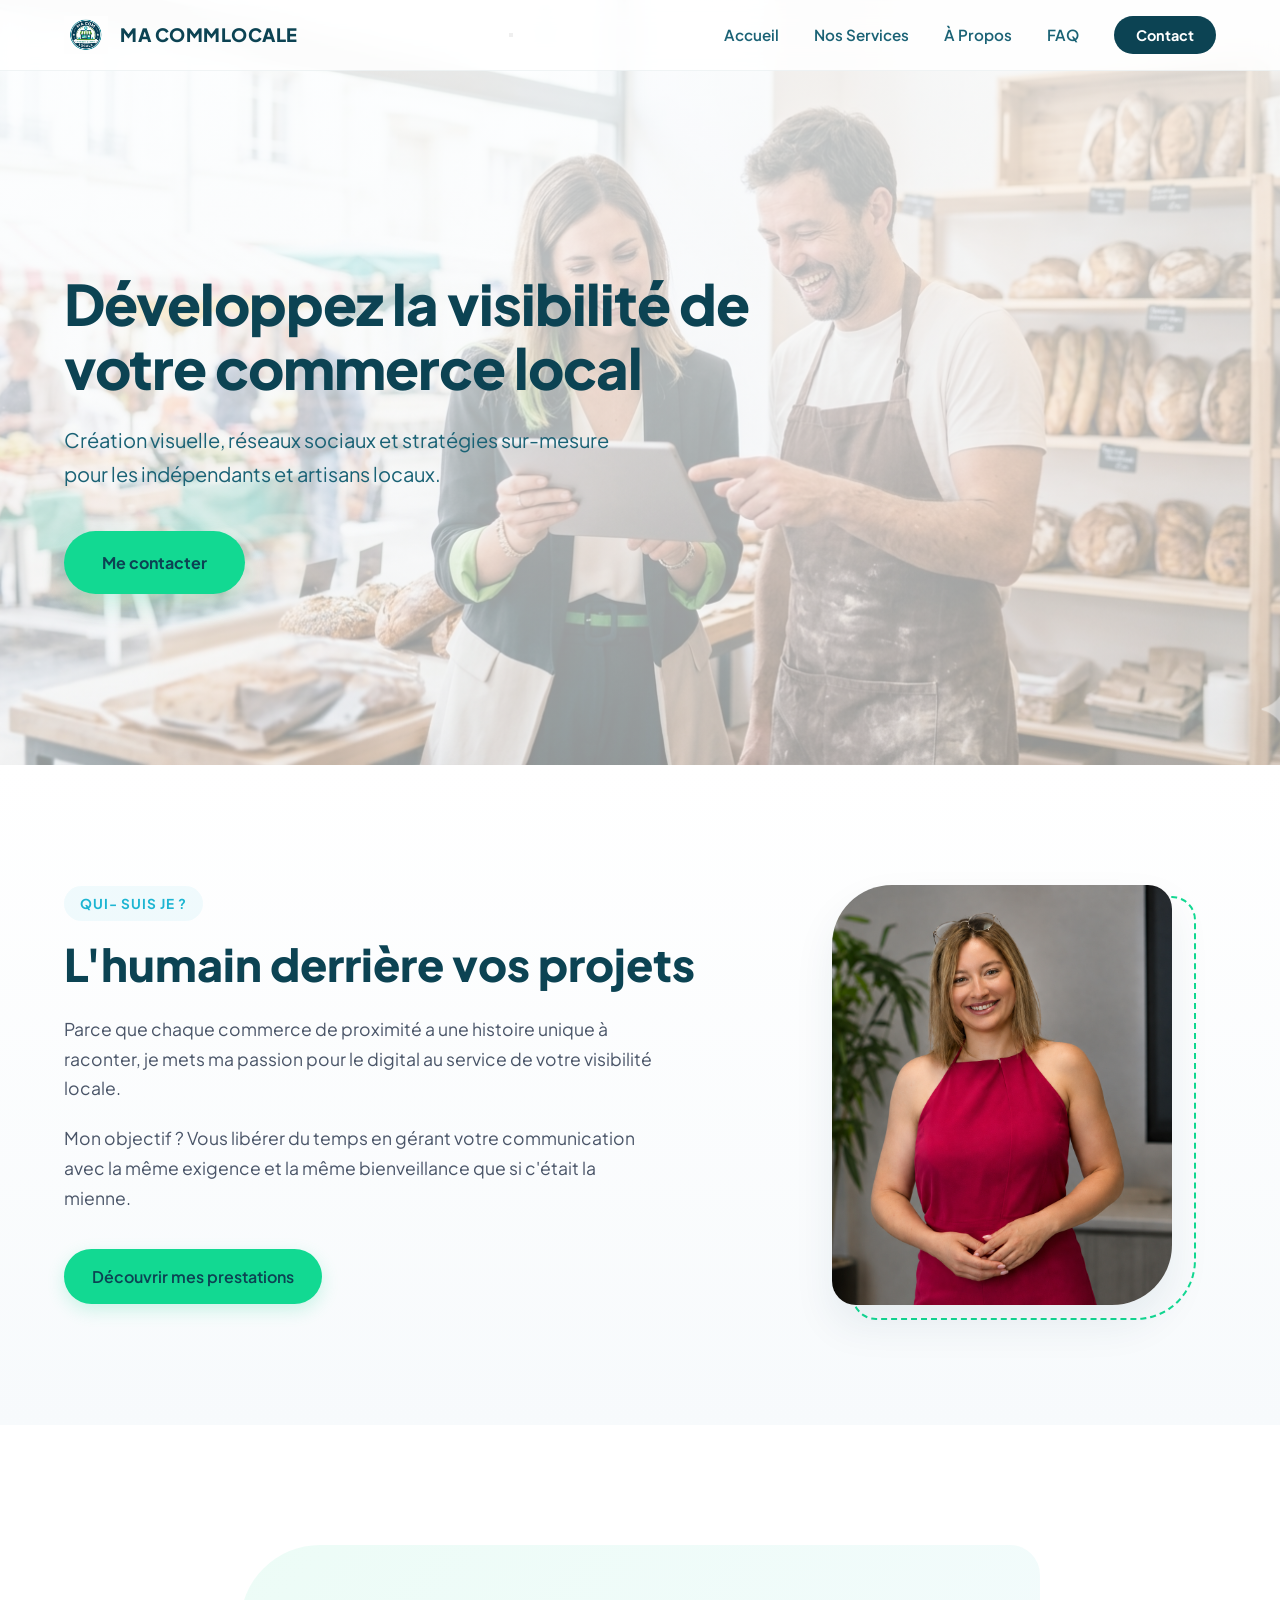
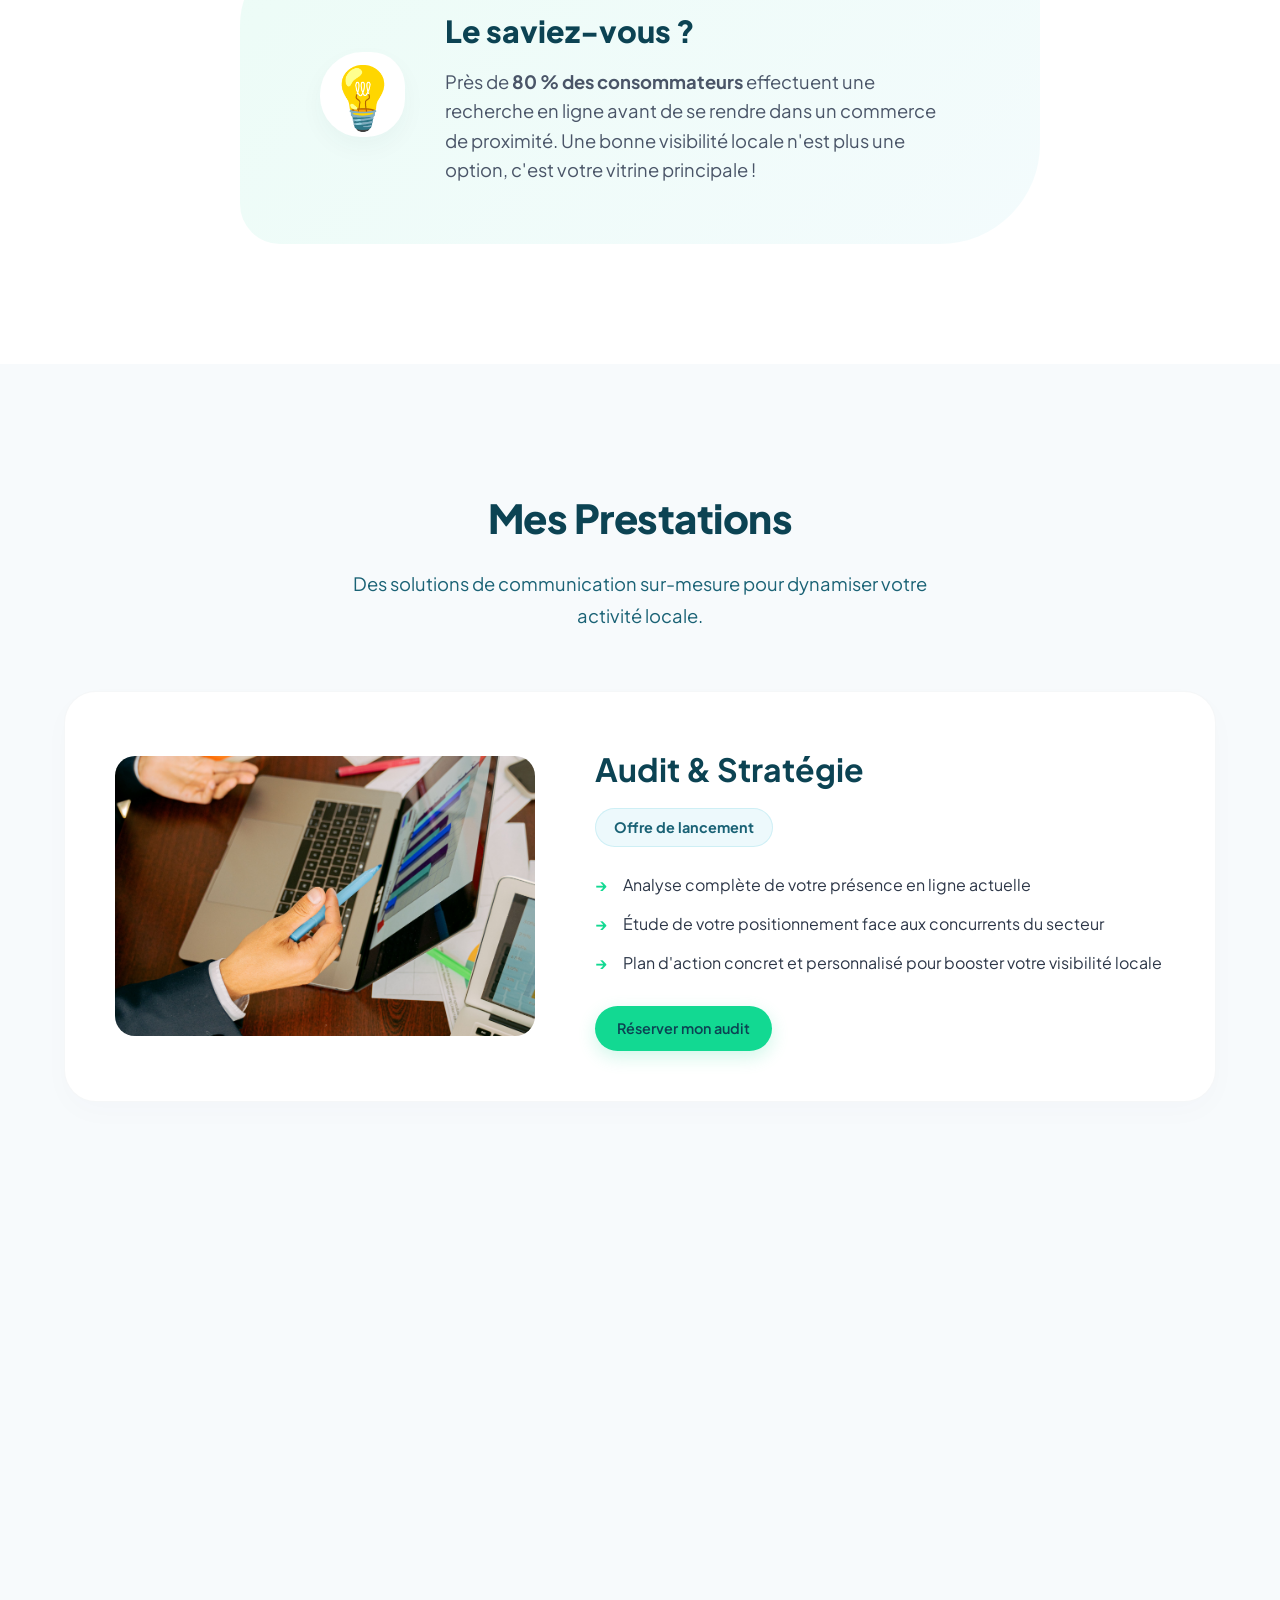
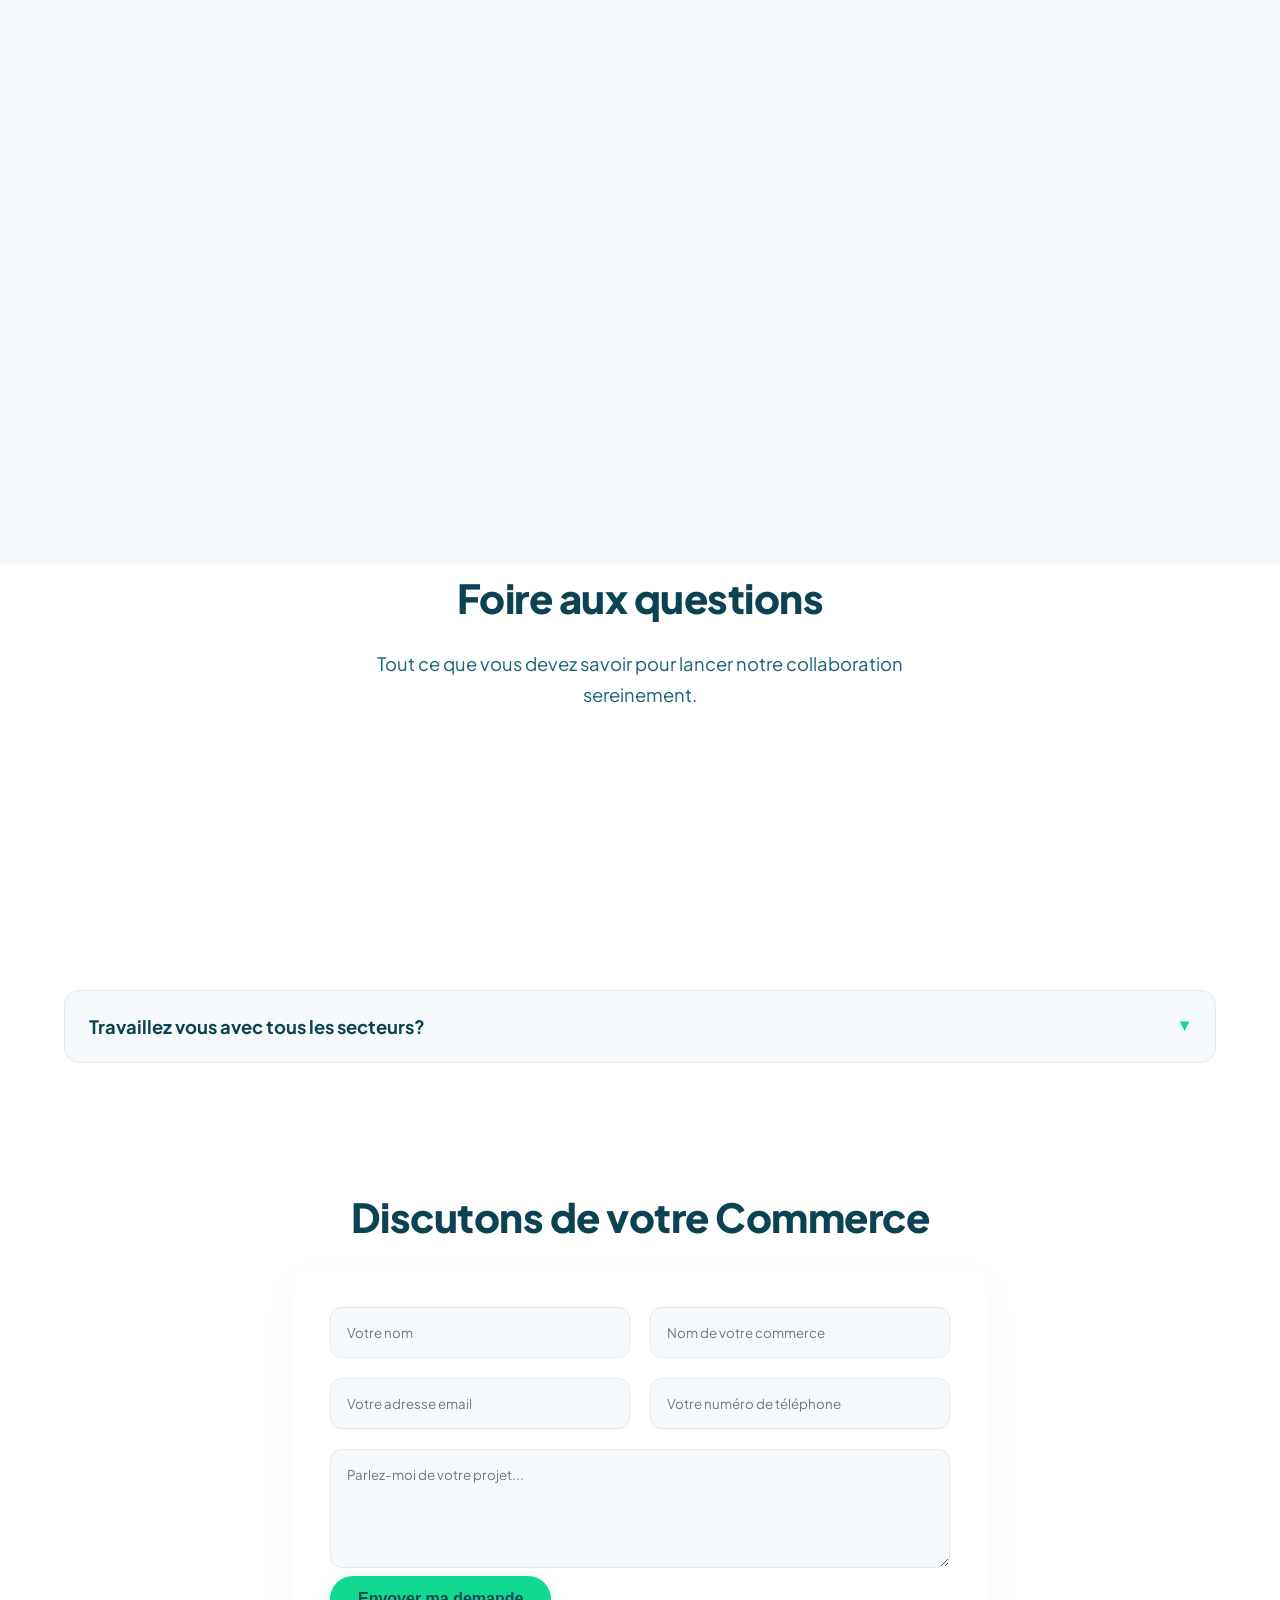
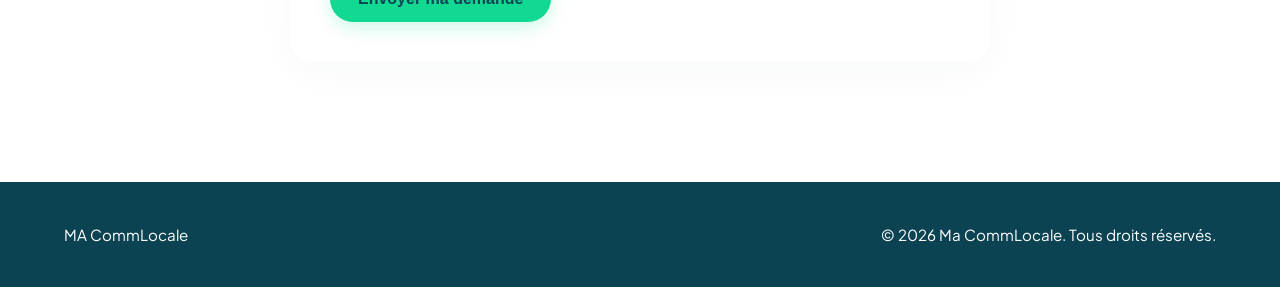
<file: index.html>
<!DOCTYPE html>
<html lang="fr">
    <script src="script.js"></script>
<head>
    <meta charset="UTF-8">
    <meta name="viewport" content="width=device-width, initial-scale=1.0">
    <title>Ma Com Locale | Agence de Communication de Proximité</title>
    <link rel="stylesheet" href="style.css">
    <link rel="preconnect" href="https://fonts.googleapis.com">
    <link rel="preconnect" href="https://fonts.gstatic.com" crossorigin>
    <link href="https://fonts.googleapis.com/css2?family=Plus+Jakarta+Sans:wght=400;500;600;700;800&display=swap" rel="stylesheet">
<meta name="google-site-verification" content="Hw720oUBoVUy4t5t18GdltsyLpstc_9Vpe7-2gba6-U" /></head>
<body>

    <header class="site-header">
    <div class="container header-container">
        <div class="logo-area">
            <img src="images/votre-photo-de-fond.jpg" alt="Logo Ma Com Locale" id="site-logo">
            <span class="brand-text">MA COMMLOCALE</span>
        </div>

        <button class="burger-menu" aria-label="Ouvrir le menu">
            <span></span>
            <span></span>
            <span></span>
        </button>

        <nav class="main-navigation">
            <ul>
                <li><a href="#hero">Accueil</a></li>
                <li><a href="#services">Nos Services</a></li>
                <li><a href="#about">À Propos</a></li>
                <li><a href="#faq">FAQ</a></li>
                <li><a href="#contact" class="nav-cta">Contact</a></li>
            </ul>
        </nav>
    </div>
</header>

    <section id="hero">
    <div class="container">
        <div class="hero-content">
            <h1>Développez la visibilité de votre commerce local  <br><span class="accent-text"></span></h1>
            <p>Création visuelle, réseaux sociaux et stratégies sur-mesure pour les indépendants et artisans locaux.</p>
            <a href="#contact" class="btn-hero">Me contacter</a>
        </div>
    </div>
</section>

<section class="about-me-section reveal" id="a-propos">
    <div class="container">
        <div class="about-container">
            
            <div class="about-text">
                <span class="about-badge">Qui- suis je ?</span>
                <h2>L'humain derrière vos projets</h2>
                <p>Parce que chaque commerce de proximité a une histoire unique à raconter, je mets ma passion pour le digital au service de votre visibilité locale.</p>
                <p>Mon objectif ? Vous libérer du temps en gérant votre communication avec la même exigence et la même bienveillance que si c'était la mienne.</p>
                <a href="#services" class="btn btn-primary" style="margin-top: 15px;">Découvrir mes prestations</a>
            </div>

            <div class="about-profile">
                <img src="images/ma-photo.png" class="responsive-avatar" alt="Portrait Amélie">
            </div>

        </div>
    </div>
</section>
<section class="le-saviez-vous-section reveal" id="le-saviez-vous">
    <div class="container">
        
        <div class="did-you-know-box">
            <div class="did-you-know-icon">💡</div>
            
            <div class="did-you-know-content">
                <h3>Le saviez-vous ?</h3>
                <p>Près de <strong>80 % des consommateurs</strong> effectuent une recherche en ligne avant de se rendre dans un commerce de proximité. Une bonne visibilité locale n'est plus une option, c'est votre vitrine principale !</p>
            </div>
        </div>

    </div>
</section>


    <!-- SECTION SERVICES & OFFRES!-->
  
<section class="services-detailed section-padding" id="services">
    <div class="container">
        
        <h2 class="section-title">Mes Prestations</h2>
        <p class="section-subtitle">Des solutions de communication sur-mesure pour dynamiser votre activité locale.</p>


<div class="service-row reveal">
    <div class="service-image-col">
        <img src="images/audit.jpg" class="service-photo" alt="Audit de communication et stratégie locale">
    </div>
    <div class="service-text-col">
        <h3>Audit & Stratégie</h3>
        <span class="service-price-soft">Offre de lancement</span>
        <ul class="service-benefits">
            <li>Analyse complète de votre présence en ligne actuelle</li>
            <li>Étude de votre positionnement face aux concurrents du secteur</li>
            <li>Plan d'action concret et personnalisé pour booster votre visibilité locale</li>
        </ul>
        <a href="#contact" class="btn btn-primary btn-small">Réserver mon audit</a>
    </div>
</div>
       
        <div class="service-row reveal">
            <div class="service-image-col">
              
                <img src="images/instagram.jpg" class="service-photo" alt="Gestion des réseaux sociaux">
            </div>
            <div class="service-text-col">
                <h3>Réseaux Sociaux</h3>
                <span class="service-price-soft">À partir de 150€ / mois</span>
                <ul class="service-benefits">
                    <li>Création et optimisation de vos profils</li>
                    <li>Planification de publications attrayantes</li>
                    <li>Animation et développement de votre communauté locale</li>
                </ul>
                <a href="#contact" class="btn btn-primary btn-small">Demander un devis</a>
            </div>
        </div>

       
        <div class="service-row reverse reveal">
            <div class="service-image-col">
            
                <img src="images/site-web.jpg" class="service-photo" alt="Design graphique et identité visuelle">
            </div>
            <div class="service-text-col">
                <h3>Identité Visuelle</h3>
                <span class="service-price-soft">Sur devis</span>
                <ul class="service-benefits">
                    <li>Création ou refonte de votre logo officiel</li>
                    <li>Définition d'une charte graphique unique</li>
                    <li>Supports imprimés (flyers, cartes de visite, affiches)</li>
                </ul>
                <a href="#contact" class="btn btn-primary btn-small">En savoir plus</a>
            </div>
        </div>

    </div>
</section>


   <!--SECTION FAQ -->
<section class="faq-section" id="faq">
    <div class="container">
        <h2 class="section-title">Foire aux questions</h2>
        <p class="section-subtitle">Tout ce que vous devez savoir pour lancer notre collaboration sereinement.</p>
        
        <div class="faq-accordion">
            
            <details class="faq-item">
                <summary class="faq-question">
                    <h4>Combien coûte un accompagnement?</h4>
                    <span class="faq-arrow">▼</span>
                </summary>
                <div class="faq-answer">
                    <p> l'accompagnement peut varié en fonction de vos besoins.  L'audit commence à 150€ , un site web se fera sur devis quand aux réseaux sociaux on commence à 250€/mois</p>
                </div>
            </details>

            <details class="faq-item">
                <summary class="faq-question">
                    <h4>Comment se déroule un audit de site ?</h4>
                    <span class="faq-arrow">▼</span>
                </summary>
                <div class="faq-answer">
                    <p>On analyse ensemble vos performances, votre visibilité locale et on liste les points clés à améliorer pour attirer plus de clients.</p>
                </div>
            </details>

             <details class="faq-item">
                <summary class="faq-question">
                    <h4>Proposez vous des forfaits mensuels?</h4>
                    <span class="faq-arrow">▼</span>
                </summary>
                <div class="faq-answer">
                    <p>Oui! Notre valeurs : que le web soit accecible à tous , il est donc possible de payer en plusieurs fois ou d'avoir un forfait au mois. </p>
                </div>
            </details>

              <details class="faq-item">
                <summary class="faq-question">
                    <h4>Travaillez vous avec tous les secteurs?</h4>
                    <span class="faq-arrow">▼</span>
                </summary>
                <div class="faq-answer">
                    <p>Oui! Nous travaillons avec tout les petits commerçants ou artisans ayant besoins de nous.</p>
                </div>
            </details>
            
        </div> 
    </div> 
</section>
    
    <section id="contact" class="contact section-padding alt-bg">
        <div class="container">
            <h2 class="section-title reveal">Discutons de votre <span class="accent-text">Commerce</span></h2>
            
       <div class="contact-form-container reveal">
    <form action="https://api.web3forms.com/submit" method="POST" class="contact-form">
        <input type="hidden" name="access_key" value="d054ed42-6e46-4937-ba5d-1a0178a40a2c">
        <input type="hidden" name="redirect" value="https://web3forms.com/success?title=Merci+!&message=Votre+message+a+bien+été+envoyé.+Je+vous+recontacte+très+vite.">

        <div class="form-grid">
            <input type="text" name="Nom" placeholder="Votre nom" required>
            <input type="text" name="Commerce" placeholder="Nom de votre commerce" required>
            <input type="email" name="Email" placeholder="Votre adresse email" required>
            <input type="tel" name="Telephone" placeholder="Votre numéro de téléphone">
        </div>
        <textarea name="Message" placeholder="Parlez-moi de votre projet..." rows="5" required></textarea>
        <button type="submit" class="btn btn-primary">Envoyer ma demande</button>
    </form>
</div>
    </section>

    <footer class="site-footer">
        <div class="container footer-container">
            <span class="brand-text-footer">MA CommLocale</span>
            <p class="footer-credits">&copy; 2026 Ma CommLocale. Tous droits réservés.</p>
        </div>
    </footer>
</file>
<file: style.css>
/* VARIABLES & CONFIGURATION GÉNÉRALE*/
:root {
    --color-dark-teal: #0c4353;      
    --color-medium-teal: #1a6275;    
    --color-accent-teal: #1cb5d2;    
    --color-accent-green: #12d992;   
    --color-white: #ffffff;
    --color-off-white: #f7fafc;      
    --color-text-dark: #2d3748;
    --font-primary: 'Plus Jakarta Sans', -apple-system, BlinkMacSystemFont, 'Segoe UI', Roboto, sans-serif;
}

* {
    margin: 0;
    padding: 0;
    box-sizing: border-box;
}

html {
    scroll-behavior: smooth;
}

body {
    font-family: var(--font-primary);
    background-color: var(--color-white);
    color: var(--color-text-dark);
    line-height: 1.7;
    overflow-x: hidden;
}

.container {
    width: 100%;
    max-width: 1200px;
    margin: 0 auto;
    padding: 0 24px;
}

.section-padding {
    padding: 120px 0; 
}

.section-title {
    font-size: 2.5rem;
    color: var(--color-dark-teal);
    text-align: center;
    font-weight: 800;
    margin-bottom: 16px;
    letter-spacing: -0.5px;
}

.section-subtitle {
    font-size: 1.15rem;
    color: var(--color-medium-teal);
    text-align: center;
    max-width: 600px;
    margin: 0 auto 60px auto;
}


.btn {
    display: inline-block;
    padding: 14px 28px;
    border-radius: 50px;
    font-weight: 600;
    font-size: 1rem;
    text-decoration: none;
    transition: all 0.4s cubic-bezier(0.175, 0.885, 0.32, 1.275);
    cursor: pointer;
    border: none;
}

.btn-primary {
    background-color: var(--color-accent-green);
    color: var(--color-dark-teal);
    box-shadow: 0 6px 18px rgba(18, 217, 146, 0.2);
}

.btn-primary:hover {
    transform: translateY(-3px) scale(1.02);
    box-shadow: 0 12px 25px rgba(18, 217, 146, 0.35);
}

.btn-small {
    padding: 10px 22px !important;
    font-size: 0.9rem !important;
}


.site-header {
    position: fixed;
    top: 0;
    left: 0;
    width: 100%;
    background-color: rgba(255, 255, 255, 0.85);
    backdrop-filter: blur(12px);
    -webkit-backdrop-filter: blur(12px);
    z-index: 1000;
    border-bottom: 1px solid rgba(12, 67, 83, 0.06);
    padding: 16px 0;
    transition: all 0.3s ease;
}

.header-container {
    display: flex;
    justify-content: space-between;
    align-items: center;
}

.logo-area {
    display: flex;
    align-items: center;
    gap: 12px;
    text-decoration: none;
}

#site-logo {
    height: 38px;
    width: auto;
    transition: transform 0.3s ease;
}

.logo-area:hover #site-logo {
    transform: rotate(-4deg) scale(1.05);
}

.brand-text {
    font-weight: 800;
    font-size: 1.15rem;
    color: var(--color-dark-teal);
    letter-spacing: 0.5px;
}

.main-navigation ul {
    display: flex;
    align-items: center;
    gap: 35px;
    list-style: none;
}

.main-navigation a:not(.nav-cta) {
    text-decoration: none;
    color: var(--color-medium-teal);
    font-weight: 600;
    font-size: 0.95rem;
    position: relative;
    padding: 4px 0;
    transition: color 0.3s ease;
}

.main-navigation a:not(.nav-cta):hover {
    color: var(--color-dark-teal);
}

.main-navigation a:not(.nav-cta)::after {
    content: '';
    position: absolute;
    bottom: 0;
    left: 0;
    width: 0;
    height: 2px;
    background-color: var(--color-accent-teal);
    transition: width 0.3s ease;
}

.main-navigation a:not(.nav-cta):hover::after {
    width: 100%;
}

.main-navigation .nav-cta {
    background-color: var(--color-dark-teal);
    color: var(--color-white) !important;
    padding: 10px 22px;
    border-radius: 50px;
    font-weight: 700;
    font-size: 0.9rem;
    text-decoration: none;
    transition: all 0.3s ease;
}

.main-navigation .nav-cta:hover {
    background-color: var(--color-accent-green);
    color: var(--color-dark-teal) !important;
    box-shadow: 0 6px 20px rgba(18, 217, 146, 0.25);
}


#hero {
    position: relative;
    width: 100%;
    min-height: 85vh;
    display: flex;
    align-items: center;
   
    background: linear-gradient(rgba(252, 254, 255, 0.8), rgba(244, 245, 246, 0.6)), url('images/votre-image-boulangerie.jpg') no-repeat center center/cover;
    overflow: hidden;
    padding-top: 100px;
}
.btn-hero {
    display: inline-block;
    background-color: var(--color-accent-green);
    color: var(--color-dark-teal);
    padding: 18px 38px;
    border-radius: 50px;
    font-weight: 700;
    text-decoration: none;
    box-shadow: 0 10px 25px rgba(18, 217, 146, 0.2);
    transition: all 0.4s cubic-bezier(0.175, 0.885, 0.32, 1.275);
    border: none;
    cursor: pointer;
}

.btn-hero:hover {
    transform: translateY(-4px) scale(1.02);
    background-color: var(--color-white);
    color: var(--color-dark-teal);
    box-shadow: 0 15px 30px rgba(255, 255, 255, 0.25);
}

.hero-content {
    max-width: 700px;
    animation: fadeInUp 1s ease-out;
}

.hero-content h1 {
    font-size: 3.5rem;
    font-weight: 800;
    color: var(--color-dark-teal);
    line-height: 1.15;
    margin-bottom: 24px;
    letter-spacing: -1px;
}

.hero-content p {
    font-size: 1.25rem;
    color: var(--color-medium-teal);
    margin-bottom: 40px;
    max-width: 580px;
}


/* SAVIEZ-VOUS */
.le-saviez-vous-section {
    background-color: var(--color-white) !important;
    padding: 120px 0;
    position: relative;
    overflow: hidden;
}


.did-you-know-box {
    max-width: 800px;
    margin: 0 auto;
    padding: 60px 80px;
    border-radius: 80px 30px 100px 40px; 
    background: linear-gradient(135deg, rgba(18, 217, 146, 0.08) 0%, rgba(28, 181, 210, 0.05) 100%);
    
    display: flex;
    align-items: center;
    gap: 40px;
    position: relative;
    box-shadow: none; /* On vire l'ombre qui durcit les bords */
    border: none;    /* On vire la bordure */
}

/* L'icône change de style pour s'harmoniser */
.did-you-know-icon {
    font-size: 3.8rem;
    background: var(--color-white);
    width: 85px;
    height: 85px;
    display: flex;
    align-items: center;
    justify-content: center;
    /* Un rond imparfait pour aller avec le reste */
    border-radius: 50% 40% 45% 48%;
    color: var(--color-dark-teal);
    flex-shrink: 0;
    box-shadow: 0 10px 25px rgba(12, 67, 83, 0.04);
}

.did-you-know-content h3 {
    font-size: 1.9rem;
    color: var(--color-dark-teal);
    font-weight: 800;
    margin-bottom: 10px;
}

.did-you-know-content p {
    font-size: 1.15rem;
    color: #4a5568;
    line-height: 1.6;
}

/* Ajustement Mobile */
@media (max-width: 768px) {
    .did-you-know-box {
        flex-direction: column;
        text-align: center;
        padding: 45px 25px;
        border-radius: 40px 20px 50px 20px; /* Un peu plus sage sur mobile */
    }
}
/* ==========================================================================
   4. LES SERVICES (Cartes blanches interactives)
   ========================================================================== */
.services-detailed {
    background-color: var(--color-off-white);
}

.service-row {
    display: flex;
    align-items: center;
    gap: 60px;
    margin-bottom: 40px;
    background-color: var(--color-white);
    padding: 50px;
    border-radius: 32px;
    border: 1px solid rgba(12, 67, 83, 0.04);
    box-shadow: 0 10px 30px rgba(12, 67, 83, 0.02);
    transition: all 0.4s cubic-bezier(0.165, 0.84, 0.44, 1);
}

.service-row:hover {
    transform: translateY(-8px);
    border-color: var(--color-accent-teal);
    box-shadow: 0 20px 50px rgba(12, 67, 83, 0.08);
}

.service-row.reverse {
    flex-direction: row-reverse;
}

.service-image-col {
    flex: 0 0 40%;
    border-radius: 20px;
    overflow: hidden;
    height: 280px;
}

.service-photo {
    width: 100%;
    height: 100%;
    object-fit: cover;
    transition: transform 0.6s ease;
}

.service-row:hover .service-photo {
    transform: scale(1.06);
}

.service-text-col {
    flex: 1;
}

.service-text-col h3 {
    font-size: 2rem;
    color: var(--color-dark-teal);
    margin-bottom: 12px;
}

.service-price-soft {
    display: inline-block;
    font-size: 0.9rem;
    font-weight: 700;
    color: var(--color-medium-teal);
    background-color: rgba(28, 181, 210, 0.08);
    padding: 6px 18px;
    border-radius: 50px;
    margin-bottom: 24px;
    border: 1px solid rgba(28, 181, 210, 0.15);
}

.service-benefits {
    list-style: none;
    margin-bottom: 30px;
}

.service-benefits li {
    margin-bottom: 12px;
    padding-left: 28px;
    position: relative;
}

.service-benefits li::before {
    content: '→';
    position: absolute;
    left: 0;
    color: var(--color-accent-green);
    font-weight: bold;
    transition: transform 0.3s ease;
}

.service-row:hover .service-benefits li::before {
    transform: translateX(4px);
}

/* ==========================================================================
   5. SECTION À PROPOS (Humaine et authentique)
   ========================================================================== */
.about-me-section {
    background: linear-gradient(to bottom, var(--color-white), var(--color-off-white));
    padding: 120px 0;
    position: relative;
}

.about-container {
    display: flex;
    align-items: center;
    gap: 80px; /* Plus d'espace entre la photo et le texte */
}

/* Le texte structuré */
.about-text {
    flex: 1.2;
}

/* Un petit badge d'intro sympa au-dessus du titre */
.about-badge {
    display: inline-block;
    font-size: 0.85rem;
    font-weight: 700;
    text-transform: uppercase;
    letter-spacing: 1px;
    color: var(--color-accent-teal);
    background-color: rgba(28, 181, 210, 0.06);
    padding: 6px 16px;
    border-radius: 30px;
    margin-bottom: 16px;
}

.about-text h2 {
    font-size: 2.8rem;
    color: var(--color-dark-teal);
    margin-bottom: 24px;
    font-weight: 800;
    line-height: 1.2;
}

.about-text p {
    font-size: 1.1rem;
    color: #4a5568;
    margin-bottom: 20px;
    max-width: 600px;
}

/* L'élément clé : Le portrait adouci et mis en valeur */
.about-profile {
    flex: 0.8;
    display: flex;
    justify-content: center;
    position: relative;
}

/* Structure arrondie et organique pour ton portrait */
img.responsive-avatar {
    width: 100%;
    max-width: 340px;
    height: 420px;
    object-fit: cover;
    /* Des angles asymétriques et très arrondis pour un effet ultra-moderne */
    border-radius: 60px 24px 60px 24px; 
    box-shadow: 0 20px 40px rgba(12, 67, 83, 0.08);
    transition: all 0.5s cubic-bezier(0.175, 0.885, 0.32, 1.275);
    z-index: 2;
}

/* Un petit arrière-plan graphique arrondi en bonus qui flotte derrière la photo */
.about-profile::before {
    content: '';
    position: absolute;
    bottom: -15px;
    right: 20px;
    width: 100%;
    max-width: 340px;
    height: 420px;
    border: 2px dashed var(--color-accent-green);
    border-radius: 60px 24px 60px 24px;
    z-index: 1;
    transition: all 0.5s ease;
}

/* Petite animation au survol pour donner de la vie */
.about-profile:hover img.responsive-avatar {
    transform: translateY(-5px) scale(1.02);
    box-shadow: 0 25px 50px rgba(12, 67, 83, 0.12);
}

.about-profile:hover::before {
    transform: translate(8px, 8px) rotate(1deg);
    border-color: var(--color-accent-teal);
}

/* Adaptation Mobile */
@media (max-width: 992px) {
    .about-container {
        flex-direction: column-reverse; /* Met la photo en haut sur mobile pour un meilleur flux */
        text-align: center;
        gap: 50px;
    }
    .about-text p {
        margin-left: auto;
        margin-right: auto;
    }
    img.responsive-avatar, .about-profile::before {
        height: 360px;
    }
}
/* 6. SECTION FAQ  */
faq-section {
    padding: 80px 0;
    background-color: var(--color-white) !important;
}

/* On force la FAQ à rester bien centrée et pas trop large */
.faq-container {
    max-width: 850px;
    margin: 0 auto;
    display: flex;
    flex-direction: column;
    gap: 16px; /* Espace entre chaque bloc */
}

/* On stylise la boîte globale de chaque question */
details.faq-item {
    background-color: var(--color-off-white) !important;
    border-radius: 16px !important;
    padding: 20px 24px !important;
    border: 1px solid rgba(12, 67, 83, 0.08) !important;
    transition: all 0.3s ease;
    display: block; /* Force le comportement en bloc */
}

/* Effet sympa quand on passe la souris */
details.faq-item:hover {
    border-color: var(--color-accent-green) !important;
    background-color: var(--color-white) !important;
    box-shadow: 0 10px 25px rgba(12, 67, 83, 0.04);
}

/* Le titre (La question sur laquelle on clique) */
summary.faq-question {
    display: flex !important;
    justify-content: space-between !important;
    align-items: center !important;
    cursor: pointer !important;
    list-style: none !important; /* Cache la flèche noire moche de base */
    outline: none;
}

/* Cache la flèche noire sur les navigateurs Safari/Chrome */
summary.faq-question::-webkit-details-marker {
    display: none !important;
}

/* Le texte de ta question */
summary.faq-question h4 {
    margin: 0 !important;
    font-size: 1.15rem !important;
    color: var(--color-dark-teal) !important;
    font-weight: 700 !important;
    border: none !important; /* Supprime la bordure bizarre autour du texte */
    padding: 0 !important;
}

/* Notre jolie petite flèche verte */
.faq-arrow {
    font-size: 0.8rem;
    color: var(--color-accent-green);
    transition: transform 0.3s ease;
}

/* La réponse qui apparaît en dessous */
.faq-answer {
    padding-top: 15px !important;
    border-top: 1px solid rgba(12, 67, 83, 0.05);
    margin-top: 15px;
}

.faq-answer p {
    margin: 0 !important;
    color: #4a5568 !important;
    line-height: 1.6 !important;
    font-size: 1.05rem !important;
}

/* --- LOGIQUE D'OUVERTURE --- */
/* Quand le bloc est ouvert [open], on fait tourner la flèche */
details.faq-item[open] .faq-arrow {
    transform: rotate(180deg);
}
details.faq-item[open] {
    background-color: var(--color-white) !important;
    border-color: rgba(28, 181, 210, 0.3) !important;
    box-shadow: 0 12px 30px rgba(12, 67, 83, 0.05);
}
/* ==========================================================================
   7. FORMULAIRE DE CONTACT & FOOTER
   ========================================================================== */
.contact-form-container {
    max-width: 700px;
    margin: 0 auto;
    background: var(--color-white);
    padding: 40px;
    border-radius: 24px;
    box-shadow: 0 10px 35px rgba(12, 67, 83, 0.03);
}

.form-grid {
    display: grid;
    grid-template-columns: repeat(2, 1fr);
    gap: 20px;
    margin-bottom: 20px;
}

.contact-form input, .contact-form textarea {
    width: 100%;
    padding: 16px;
    border: 1px solid rgba(12, 67, 83, 0.08);
    border-radius: 12px;
    background-color: var(--color-off-white);
    font-family: inherit;
    transition: all 0.3s ease;
}

.contact-form input:focus, .contact-form textarea:focus {
    outline: none;
    border-color: var(--color-dark-teal);
    background-color: var(--color-white);
    box-shadow: 0 0 0 4px rgba(12, 67, 83, 0.06);
}

.site-footer {
    background-color: var(--color-dark-teal);
    color: var(--color-white);
    padding: 40px 0;
    font-size: 0.95rem;
}

.footer-container {
    display: flex;
    justify-content: space-between;
    align-items: center;
}

/* ==========================================================================
   ANIMATION ALTERNÉE (GAUCHE / DROITE)
   ========================================================================== */
/* ==========================================================================
   ANIMATION ALTERNÉE COMPLÈTE (CORRIGÉE & SÉCURISÉE)
   ========================================================================== */

/* --- 1. QUI SUIS-JE --- */
/* Le texte arrive de la gauche */
.about-text {
    opacity: 0;
    transform: translateX(-50px);
    transition: opacity 0.8s ease-out, transform 0.8s ease-out;
}
/* Le portrait arrive de la droite */
.about-profile {
    opacity: 0;
    transform: translateX(50px);
    transition: opacity 0.8s ease-out, transform 0.8s ease-out;
}

/* --- 2. LES SERVICES / PRESTATIONS --- */
/* Le premier service à gauche, le deuxième à droite, le troisième à gauche */
.service-row:nth-of-type(1) { transform: translateX(-50px); opacity: 0; }
.service-row:nth-of-type(2) { transform: translateX(50px); opacity: 0; }
.service-row:nth-of-type(3) { transform: translateX(-50px); opacity: 0; }

.service-row {
    transition: opacity 0.8s ease-out, transform 0.8s ease-out;
}

/* --- 3. LE SAVIEZ-VOUS --- */
/* Le galet arrive doucement de la droite */
.did-you-know-box {
    opacity: 0;
    transform: translateX(50px);
    transition: opacity 0.8s ease-out, transform 0.8s ease-out;
}

/* --- 4. LA FAQ --- */
/* Les lignes de la FAQ alternent gauche / droite */
.faq-item {
    opacity: 0;
    transition: opacity 0.6s ease-out, transform 0.6s ease-out;
}
.faq-item:nth-child(odd) { transform: translateX(-40px); }
.faq-item:nth-child(even) { transform: translateX(40px); }


/* ==========================================================================
   DÉCLENCHEUR DE VISIBILITÉ (Quand le JS s'active)
   ========================================================================== */
.about-text.visible,
.about-profile.visible,
.service-row.visible,
.did-you-know-box.visible,
.faq-item.visible {
    opacity: 1 !important;
    transform: translateX(0) !important;
    
/* Code de secours pour forcer l'affichage sur GitHub si le JS buggue */
.about-text, .about-profile, .service-row, .did-you-know-box, .faq-item {
    opacity: 1 !important;
    transform: none !important;
}
}
</file>
